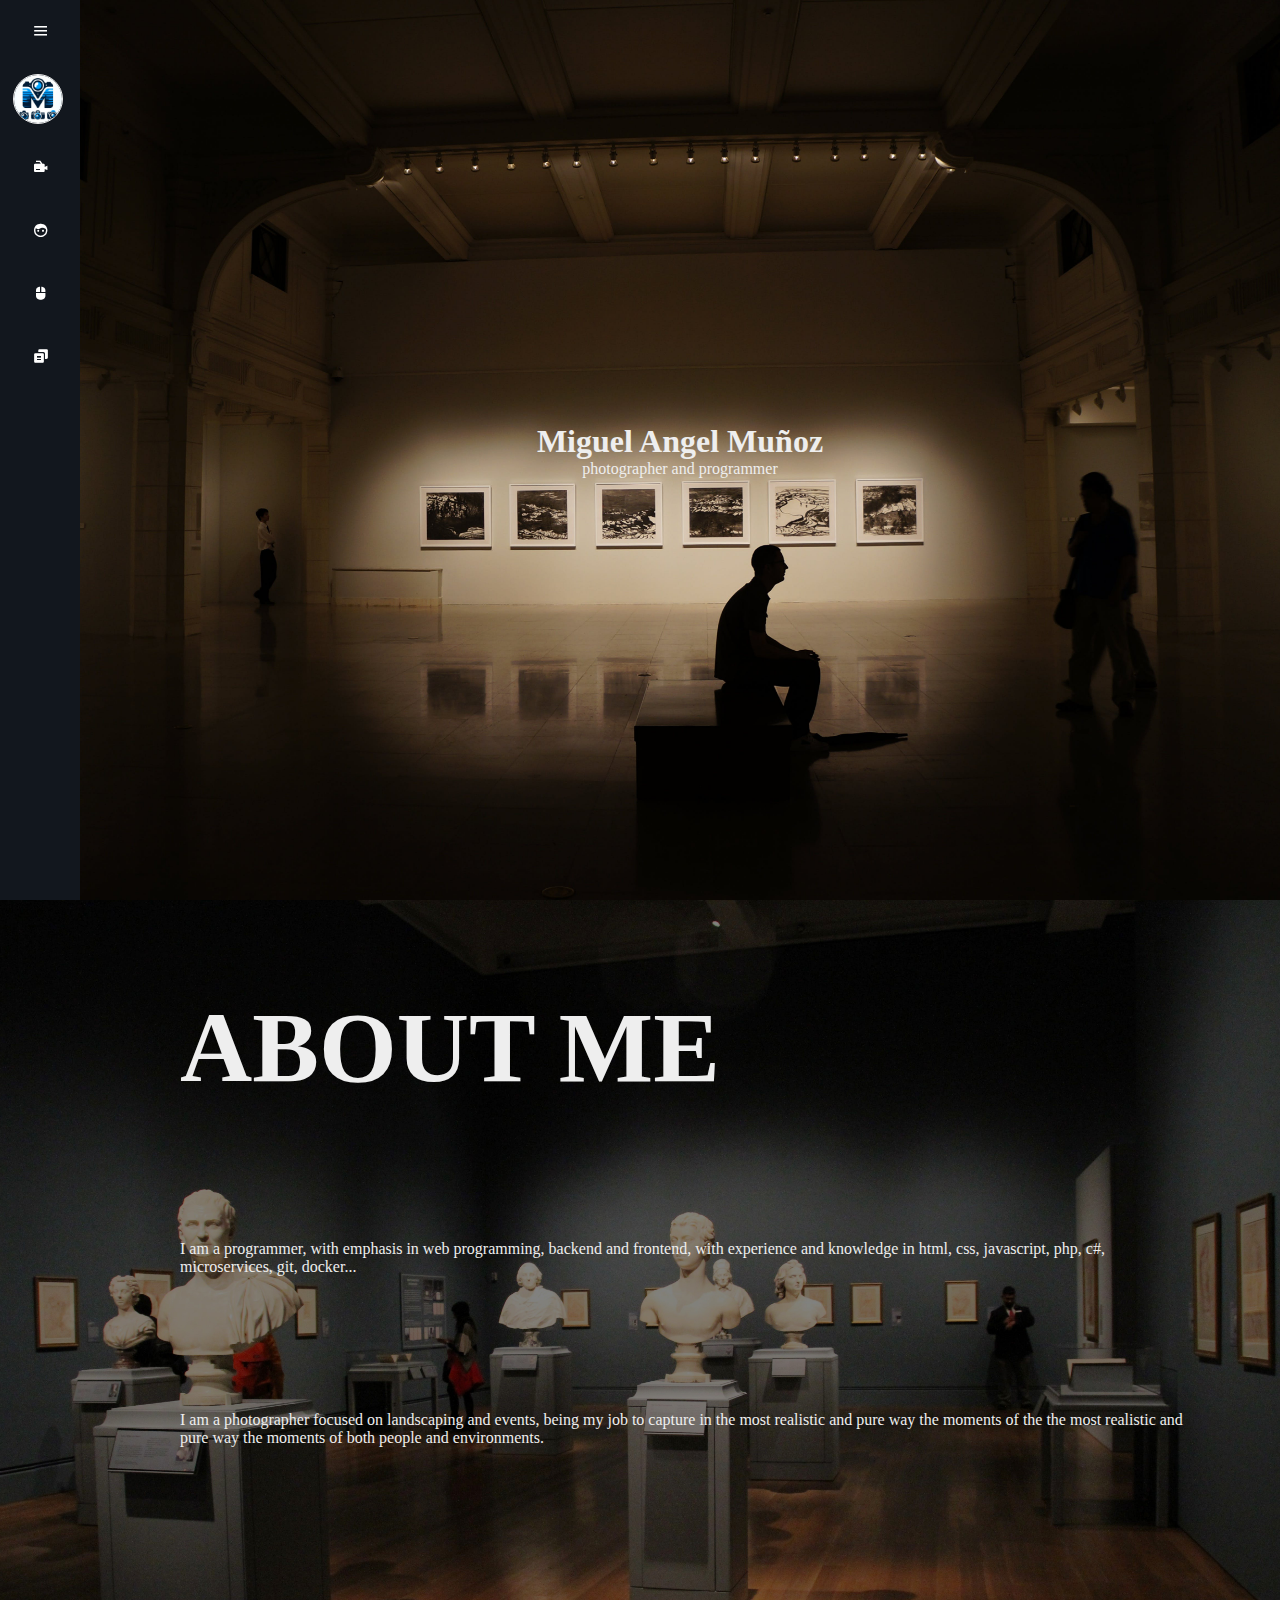
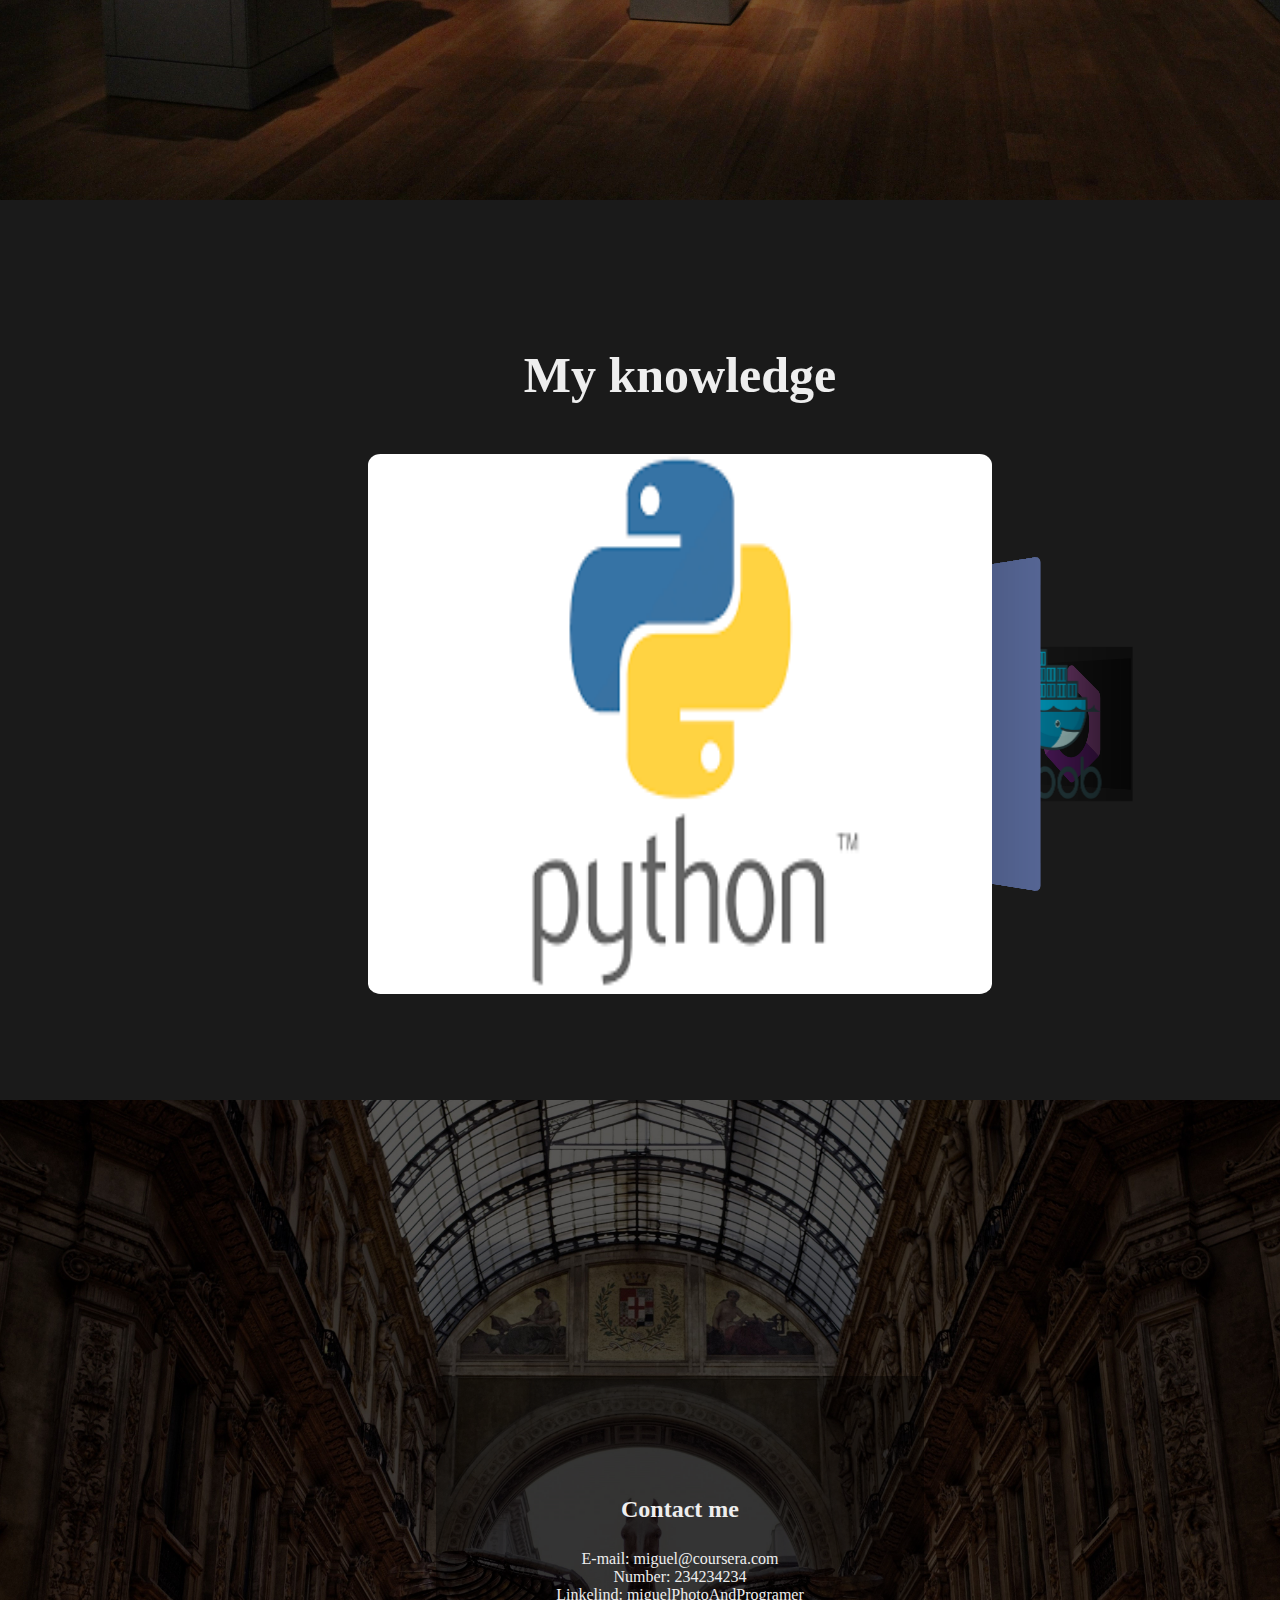
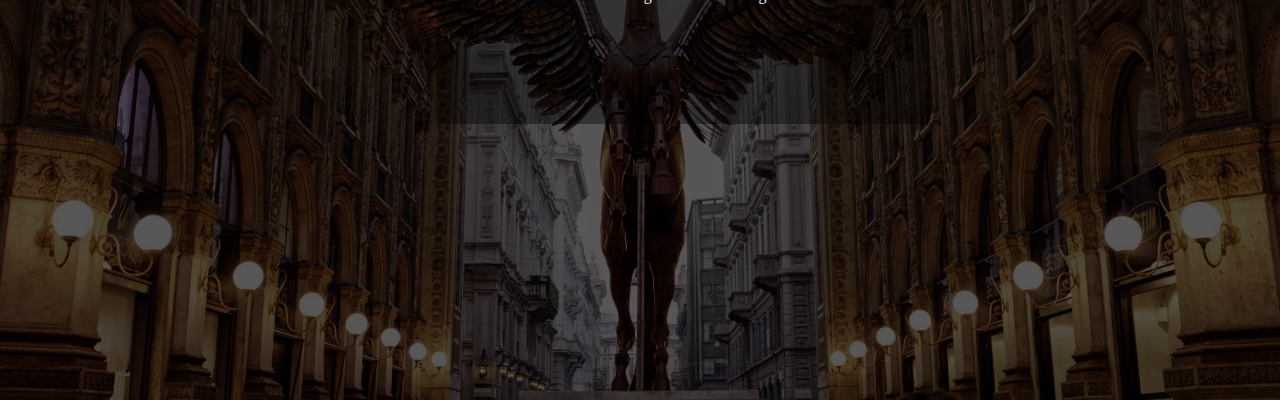
<file: index.html>
<!DOCTYPE html>
<html lang="es">
<head>
  <meta charset="UTF-8">
    <meta name="viewport" content="width=device-width, initial-scale=1.0">
    <link rel="icon" href="images/icon.ico" type="image/x-icon">
    <link rel="shortcut icon" href="images/icon.ico" type="image/x-icon">
    <link href='https://unpkg.com/boxicons@2.1.4/css/boxicons.min.css' rel='stylesheet'>
    <link rel="stylesheet" href="https://cdn.jsdelivr.net/npm/swiper@11/swiper-bundle.min.css" />
    <link rel="stylesheet" href="style.css">
  <title>portfolio</title>
</head>
<body>

  <div class="sidebar">
    <div class="top">
        <div class="logo">
          <i class="bx bxl-codepen"></i>
          <span>Photografy portafolio</span>
        </div>
        <i class="bx bx-menu" id="btn"></i>
    </div>
    <div class="user">
      <img src="images/logo.jpeg" alt="logo" class="logo-img">
      <div>
        <p class="bold">Phografy Manager</p>
        <p>Welcome</p>
      </div>
    </div>
    <ul>
      <li>
        <a href="#seccion1">
          <i class="bx bxs-video-recording"></i>
          <span class="nav-item">Home</span>
        </a>
        <span class="tooltip">Home</span>
      </li>
      <li>
        <a href="#seccion2">
          <i class="bx bxs-face"></i>
          <span class="nav-item">Me</span>
        </a>
        <span class="tooltip">Me</span>
      </li>
      <li>
        <a href="#seccion3">
          <i class="bx bxs-mouse-alt"></i>
          <span class="nav-item">knowledge</span>
        </a>
        <span class="tooltip">knowledge</span>
      </li>
      <li>
        <a href="#seccion4">
          <i class="bx bxs-copy-alt"></i>
          <span class="nav-item">contact</span>
        </a>
        <span class="tooltip">contact</span>
      </li>
    </ul>
  </div>

  <div class="seccion seccion1" id="seccion1">
    <h1>Miguel Angel Muñoz</h1>
    <p>photographer and programmer</p>
  </div>
  <div class="seccion seccion2" id="seccion2">
      <h2>ABOUT ME</h2>
      <p>I am a programmer, with emphasis in web programming, backend and frontend, with experience and knowledge in html, css, javascript, php, c#, microservices, git, docker...
      </p>
      <p>I am a photographer focused on landscaping and events, being my job to capture in the most realistic and pure way the moments of the 
        the most realistic and pure way the moments of both people and environments.
      </p>
  </div>
  <div class="seccion seccion3" id="seccion3">
    <h2>My knowledge</h2>
    <div class="swiper-container">
      <div class="swiper-wrapper">
          <div class="swiper-slide">
              <div class="service-image">
                  <img src="images/python.png" class="cuote">
              </div>
          </div>
          <div class="swiper-slide">
              <div class="service-image">
                  <img src="images/php.png" class="cuote">
                  
              </div>
          </div>
          <div class="swiper-slide">
              <div class="service-image">
                  <img src="images/html-css-javascript.jpg" class="cuote">
              </div>
          </div>
          <div class="swiper-slide">
            <div class="service-image">
                <img src="images/docker.png" class="cuote">
            </div>
          </div>
          <div class="swiper-slide">
            <div class="service-image">
                <img src="images/csharp.png" class="cuote">
            </div>
          </div>
      </div>
  </div>
  </div>
  <div class="seccion seccion4" id="seccion4">
    <div class="contact">
      <h2>Contact me</h2>
      <p>E-mail: miguel@coursera.com</p>
      <p>Number: 234234234</p>
      <p>Linkelind: miguelPhotoAndProgramer</p>
    </div>
  </div>

  

  <script>
    let btn = document.querySelector('#btn')
    let sidebar = document.querySelector('.sidebar')

    btn.onclick = function (){
       sidebar.classList.toggle('active')
    }
    document.addEventListener('DOMContentLoaded', function() {
      const secciones = document.querySelectorAll('.seccion');
      let timeout;

      window.addEventListener('scroll', function() {
        clearTimeout(timeout);

        timeout = setTimeout(() => {
          let seccionVisible = null;
          let mayorAltura = 0;

          secciones.forEach((seccion, index) => {
            const rect = seccion.getBoundingClientRect();
            const alturaVisible = Math.min(rect.height, window.innerHeight - rect.top, rect.bottom);

            if (alturaVisible > mayorAltura) {
              mayorAltura = alturaVisible;
              seccionVisible = index;
            }
          });

          if (seccionVisible !== null) {
            const offsetY = secciones[seccionVisible].offsetTop;
            window.scrollTo({ top: offsetY, behavior: 'smooth' });
          }
        }, 200); // Ajusta el tiempo de inactividad requerido
      });
    }); 

    
  </script>
  <script src="https://cdn.jsdelivr.net/npm/swiper@11/swiper-bundle.min.js"></script>
    <script>
        var swiper = new Swiper('.swiper-container',{
            effect:'coverflow',
            grabCursor:true,
            centeredSlides:true,
            slidesPerView:'auto',
            coverflowEffect:{
                rotate:60,
                stretch:200,
                depth:1000,
                modifier:1,
                slideShadows:true,
                slideOpacity:10
            },
            pagination:{
                el:'.swiper-pagination',
            },
        });
    </script>
</body>
</html>
</file>
<file: style.css>
body {
    margin: 0;
    padding: 0;
    overflow-x: hidden;
  }

  .seccion {
    padding-left: 80px;
    height: 100vh;
    display: flex;
    align-items: center;
    justify-content: center;
    font-size: 1em;
    transition: background-color 0.5s;
  }

  .seccion1 { 
    background-image: url(images/background.jpg);
    background-size: cover;
    background-position: center;
    background-repeat: no-repeat;
    }

  .logo-img{
    width: 50px;
    border-radius: 100%;
    border: 1px solid #eee
  }

*{
    margin:0;
    padding: 0;
    box-sizing: border-box;
    font-family: 'Segoe UI';
}

.sidebar{
    position: absolute;
    top: 0;
    left: 0;
    height: 100vh;
    width: 80px;
    background-color: #12171e;
    padding: 0.4rem 0.8rem;
    transition: all 0.5s ease;
}

.sidebar.active ~ .main-content{
    left: 250px;
    width: calc(100% - 250px);
}

.sidebar.active{
    width: 250px;
}

.sidebar #btn{
    position: absolute;
    color: #fff;
    top: .4rem;
    left: 50%;
    font-size: 1.2rem;
    line-height: 50px;
    transform: translateX(-50%);
    cursor: pointer;
}

.sidebar.active #btn{
    left: 90%;

}

.sidebar .top .logo{
    color: #fff;
    display: flex;
    height: 50px;
    width: 100%;
    align-items: center;
    pointer-events: none;
    opacity: 0;
}

.sidebar.active .top .logo{
    opacity: 1;
}

.top .logo i{
    font-size: 2rem;
    margin-right: 5px;
}

.user{
    display: flex;
    align-items: center;
    margin: 1rem 0;
}

.user p{
    color: #fff;
    opacity: 1;
    margin-left: 1rem;
}

.bold{
    font-weight: 600;
}

.sidebar p{
    opacity: 0;
}

.sidebar.active p{
    opacity: 1;
}

.sidebar ul li{
    position: relative;
    list-style-type: none;
    height: 50px;
    width: 90%;
    margin: 0.8rem auto;
    line-height: 50px;
}

.sidebar ul li a{
    color: #fff;
    display: flex;
    align-items: center;
    text-decoration: none;
    border-radius: 0.8rem;
}

.sidebar ul li a:hover{
    background-color: #fff;
    color: #12171e;
}

.sidebar ul li a i{ 
    min-width: 50px;
    text-align: center;
    height: 50px;
    border-radius: 12px;
    line-height: 50px;
}

.sidebar .nav-item{
    opacity: 0;
}

.sidebar.active .nav-item{
    opacity: 1;
}

.sidebar ul li .tooltip{
    color: #eee;
    position: absolute;
    left: 125px;
    top: 50%;
    transform: translate(-50%, -50%);
    box-shadow: 0 0.5rem 0.8rem rgba(0,0,0,0.2);
    border-radius:  0.6rem;
    padding: 0.4rem 1.2rem;
    line-height: 1.8rem;
    z-index: 20;
    opacity: 0;
}

.sidebar ul li:hover .tooltip{
    opacity: 1;
}

.sidebar.active ul li .tooltip{
    display: none;
}


.main-content{
    position: relative;
    background-color: #eee;
    min-height: 100vh;
    top: 0px;
    left: 80px;
    transition: all 0.5s ease ;
    width: calc(100% - 80px);
    padding: 1rem;
}


.sidebar{
    position: fixed;
}

.seccion1{
    display: flex;
    flex-direction: column;
    color: #eee;
}
.seccion2 h2{
    display: flex;
    font-size: 100px;
    padding-bottom: 5vh;
    justify-content: left;
}
.seccion2 p{
    padding-bottom: 5vh;
}

.seccion2{
    display: block;
    padding-top: 3vh;
    
    background-image: url(images/background3_1.jpg);
    background-size: cover;
    background-position: center;
    background-repeat: no-repeat;
    color: #eee;
}



@media screen and (min-width: 772px) {
    .seccion2{
        padding: 10vh;
        padding-left: 180px;
    }
    .seccion2  p{
        padding-top: 10vh;
    }
}


/* tercera sección: */
.seccion3{
    flex-direction: column;
    background-color: #000000e5;
}

.seccion3 h2{
    color: #eee;
    padding-top: 10vh;
}



.swiper-container{
    z-index: 1;
    width: 90%;
    padding-top:50px;
    padding-bottom: 50px;
}

.swiper-slide{
    display: flex;
    background-position: center;
    background-size: cover;
    width: 80%;
    height: auto;
}

.swiper-wrap{
    justify-content: center;
}

.service-image img{
    width: 80%;
    height: auto;
    border-radius: 2%;
}

.service-image{
    display: flex;
    align-items: center;
}

.seccion3 h2{
    font-size: 50px;
}

@media screen and (min-width: 932px) {
    .service-image img{
        height: 60vh;
        width: auto;
        border-radius: 2%;
    }
        
    .swiper-container{
        width: 65%;
        padding-top:50px;
        padding-bottom: 50px;
    }

    .swiper-slide{
        background-position: center;
        background-size: cover;
        width: 80%;
        height: auto;
    }

    .service-image img{
        width: 100%;
        border-radius: 2%;
    }

    .service-image{
        display: flex;
        align-items: center;
    }
}


.seccion4{
    display: flex;
    flex-direction: column;
    align-items: center;
    justify-content: center;
    background-image: url(images/background2_1.jpg);
    background-size: cover;
    background-position: center;
    background-repeat: no-repeat;
    color: #eee;
}

.contact{
    display: flex;
    flex-direction: column;
    align-items: center;
    justify-content: center;
    background-color: rgba(0, 0, 0, 0.4);
    padding: 10%;
}

.seccion4 h2{
    padding-bottom: 3vh;
}
</file>
